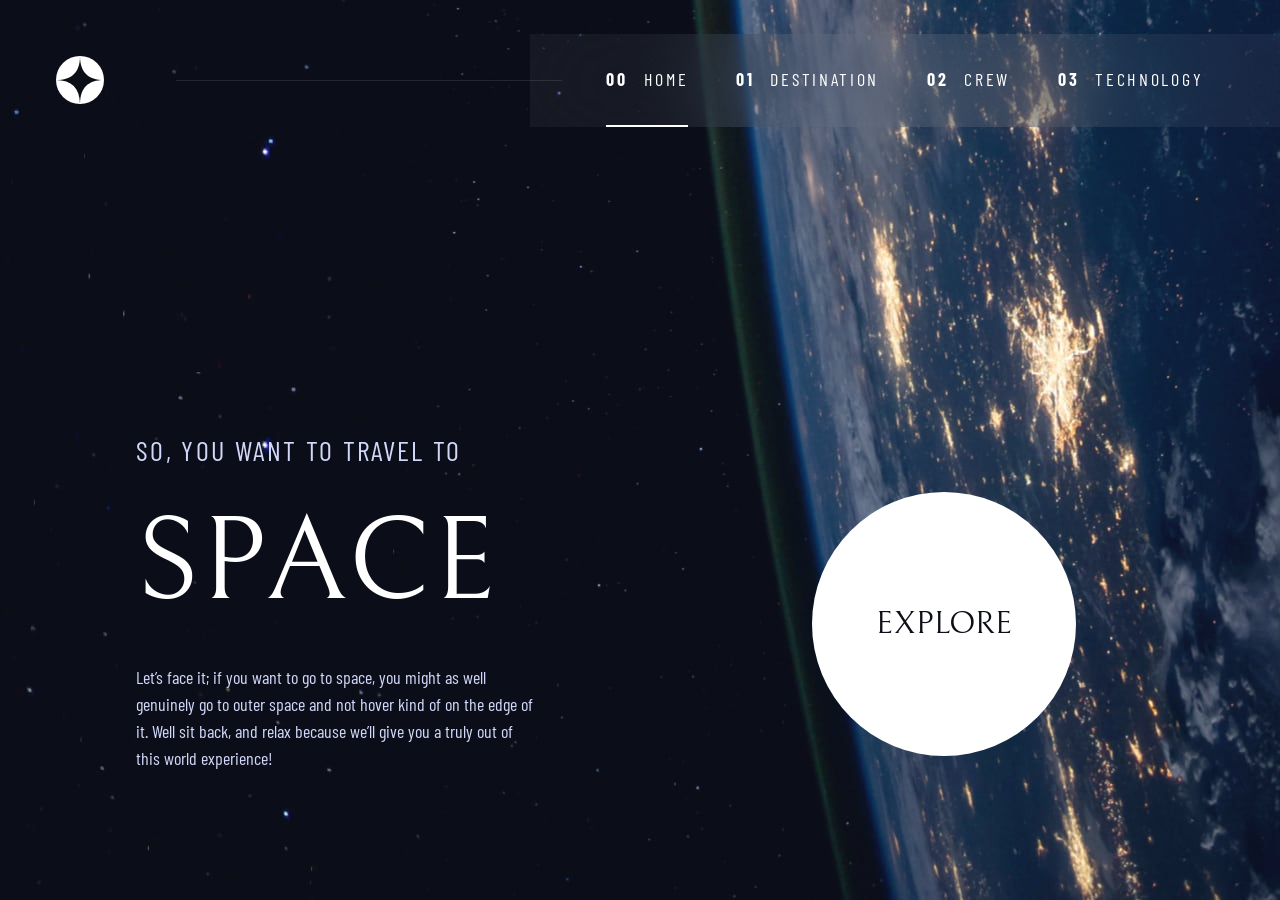
<file: index.html>
<!DOCTYPE html>
<html lang="en">
<head>
  <meta charset="UTF-8">
  <meta name="viewport" content="width=device-width, initial-scale=1.0">
  <link rel="preconnect" href="https://fonts.googleapis.com">
  <link rel="preconnect" href="https://fonts.gstatic.com" crossorigin>
  <link href="https://fonts.googleapis.com/css2?family=Barlow+Condensed:wght@400;700&family=Bellefair&family=Barlow:wght@400;700&display=swap"
      rel="stylesheet">
  <link rel="stylesheet" href="stylesheet.css">
  <link rel="icon" type="image/png" sizes="32x32" href="./assets/favicon-32x32.png">
  <title>Frontend Mentor | Space tourism website</title>
  <script src="script.js" defer></script>
</head>

<body class="background">
  <header class="flex">
    <div>
      <a href="index.html"><img src="./assets/shared/logo.svg" class="logo" alt="Logo"></img></a>
    </div>
    <button 
      class="hamburger"
      aria-expanded="false"
    >
      <img src="./assets/shared/icon-hamburger.svg">
    </button>
    
    <nav 
      class="menu flex flow hidden underline"
    >
      <button class="close"><img src="./assets/shared/icon-close.svg"><span class="sr-only">Menu</span></button>
      <a href="./index.html" aria-selected="true" class="ff-sans-cond uppercase text-white letter-spacing-2">
        <span aria-hidden="true">00</span> 
        Home
      </a>
      <a href="./destination.html" aria-selected="false" class="ff-sans-cond uppercase text-white letter-spacing-2">
        <span aria-hidden="true">01</span> 
        Destination
      </a>
      <a href="./crew.html"" aria-selected="false" class="ff-sans-cond uppercase text-white letter-spacing-2">
        <span aria-hidden="true">02</span> 
        Crew
      </a>
      <a href="./technology.html" aria-selected="false" class="ff-sans-cond uppercase text-white letter-spacing-2">
        <span aria-hidden="true">03</span> 
        Technology
      </a>
    </nav>
  </header>

  <main class="container-grid container-home">
    <div class="flow" style="--flow-space: 2em">
      <h1 class="text-accent uppercase fs-500 ff-sans-cond letter-spacing-3" style="font-weight: 400;">So, you want to travel to 
        <span class="text-white block fs-900 ff-serif" style="margin-top: 2rem;">Space</span>
      </h1>
      <p class="text-accent ff-sans-cond">
        Let’s face it; if you want to go to space, you might as well genuinely go to
        outer space and not hover kind of on the edge of it. Well sit back, and relax
        because we’ll give you a truly out of this world experience!
      </p>
    </div>

    <div>
        <a href="./destination.html" tabindex="0" class="large-button uppercase ff-serif text-dark bg-white">Explore</a>
    </div>
  </main>
</body>

</html>
</file>
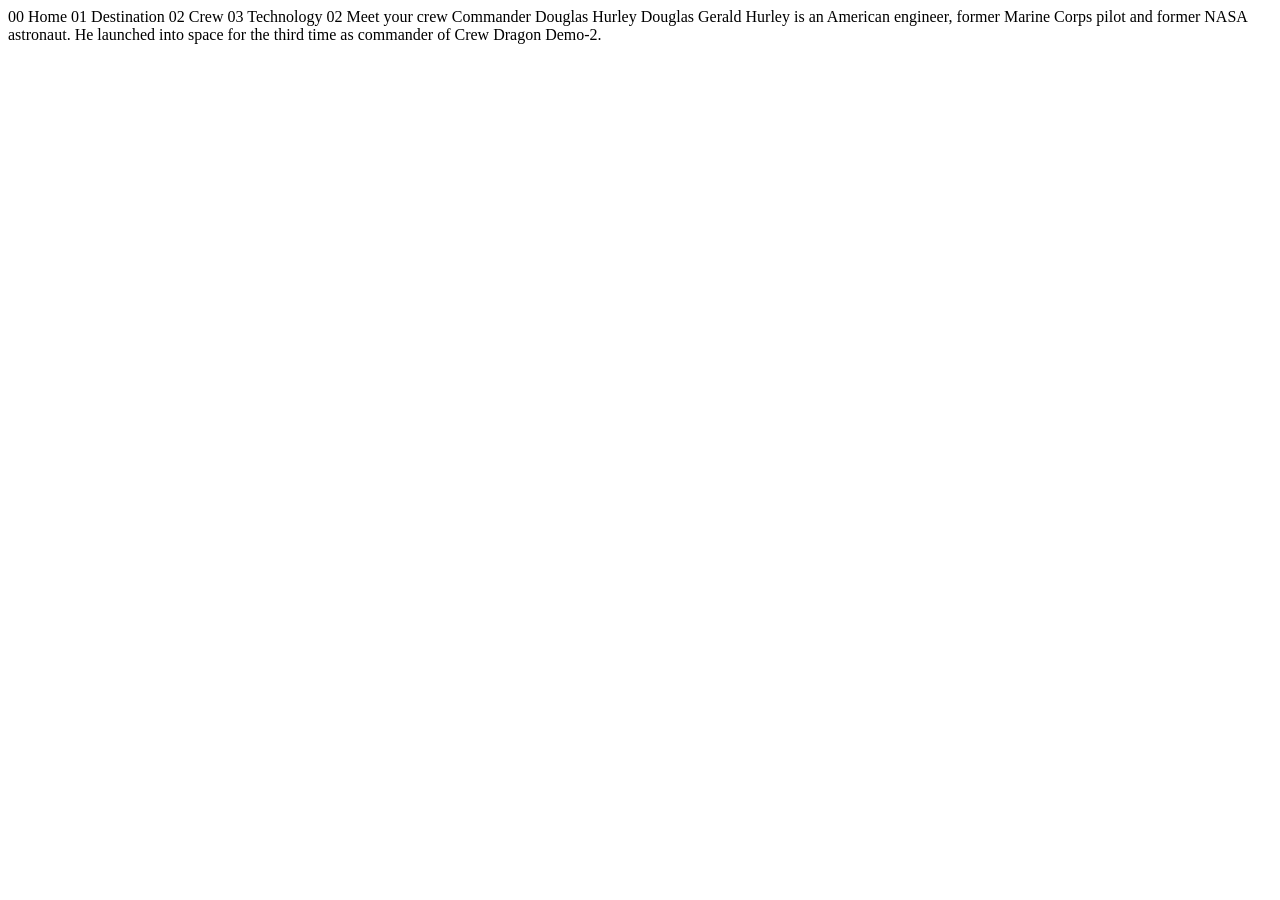
<file: crew-commander.html>
<!DOCTYPE html>
<html lang="en">
<head>
  <meta charset="UTF-8">
  <meta name="viewport" content="width=device-width, initial-scale=1.0">

  <link rel="icon" type="image/png" sizes="32x32" href="./assets/favicon-32x32.png">
  
  <title>Frontend Mentor | Space tourism website</title>
</head>
<body>

  00 Home
  01 Destination
  02 Crew
  03 Technology

  02 Meet your crew

  Commander
  Douglas Hurley

  Douglas Gerald Hurley is an American engineer, former Marine Corps pilot 
  and former NASA astronaut. He launched into space for the third time as 
  commander of Crew Dragon Demo-2.
</body>
</html>
</file>
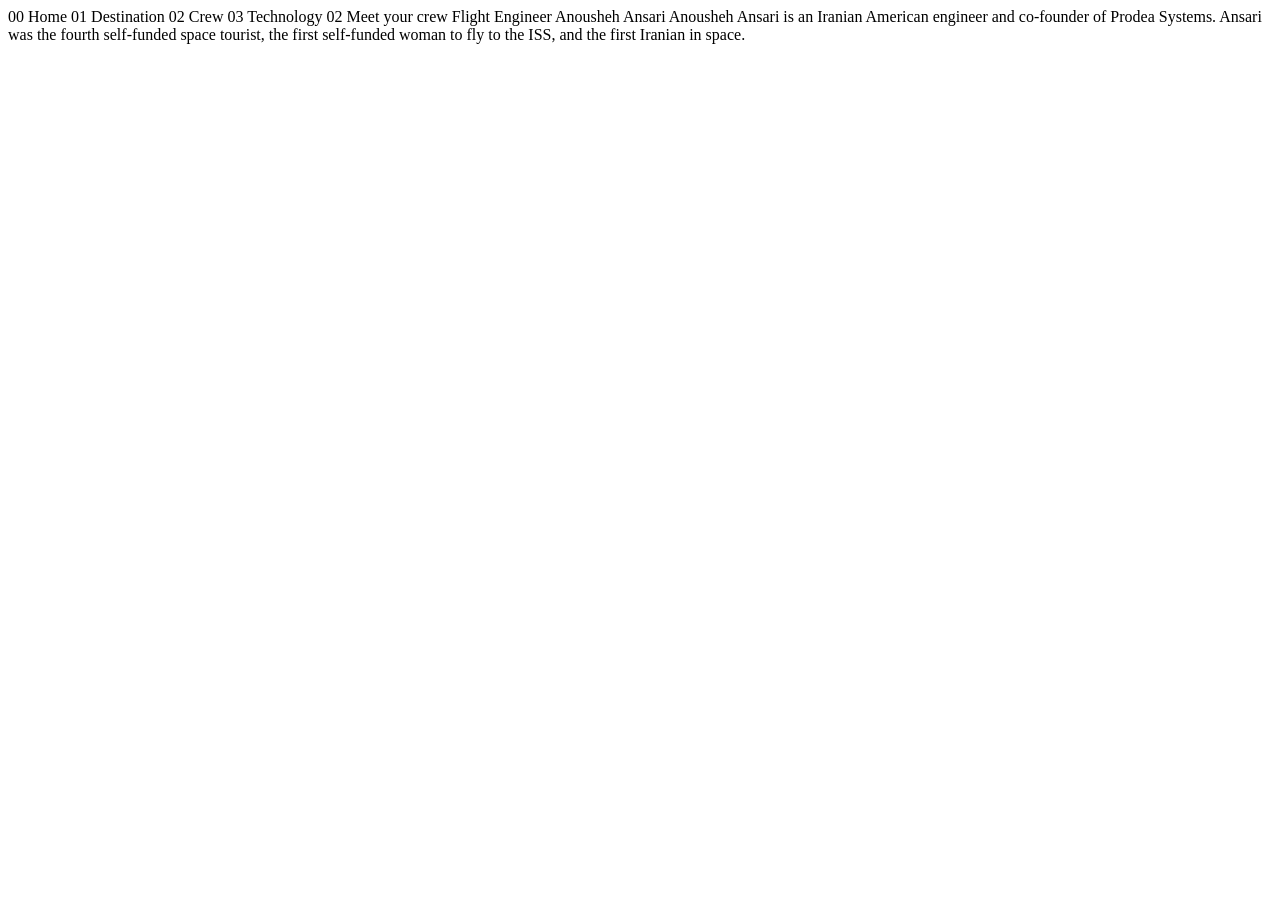
<file: crew-engineer.html>
<!DOCTYPE html>
<html lang="en">
<head>
  <meta charset="UTF-8">
  <meta name="viewport" content="width=device-width, initial-scale=1.0">

  <link rel="icon" type="image/png" sizes="32x32" href="./assets/favicon-32x32.png">
  
  <title>Frontend Mentor | Space tourism website</title>
</head>
<body>

  00 Home
  01 Destination
  02 Crew
  03 Technology

  02 Meet your crew

  Flight Engineer
  Anousheh Ansari

  Anousheh Ansari is an Iranian American engineer and co-founder of Prodea Systems. 
  Ansari was the fourth self-funded space tourist, the first self-funded woman to 
  fly to the ISS, and the first Iranian in space. 
</body>
</html>
</file>
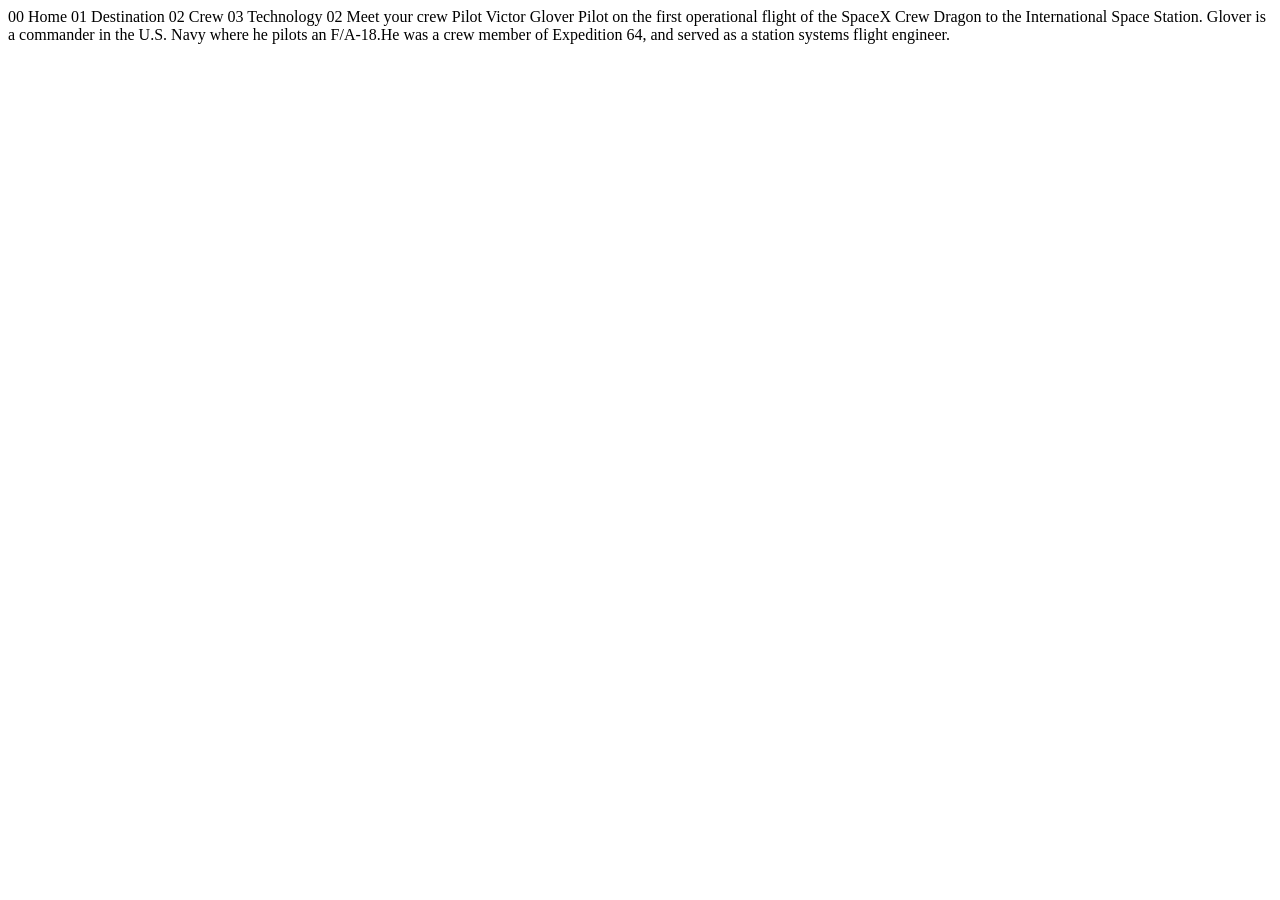
<file: crew-pilot.html>
<!DOCTYPE html>
<html lang="en">
<head>
  <meta charset="UTF-8">
  <meta name="viewport" content="width=device-width, initial-scale=1.0">

  <link rel="icon" type="image/png" sizes="32x32" href="./assets/favicon-32x32.png">
  
  <title>Frontend Mentor | Space tourism website</title>
</head>
<body>

  00 Home
  01 Destination
  02 Crew
  03 Technology

  02 Meet your crew

  Pilot
  Victor Glover

  Pilot on the first operational flight of the SpaceX Crew Dragon to the 
  International Space Station. Glover is a commander in the U.S. Navy where 
  he pilots an F/A-18.He was a crew member of Expedition 64, and served as a 
  station systems flight engineer. 
</body>
</html>
</file>
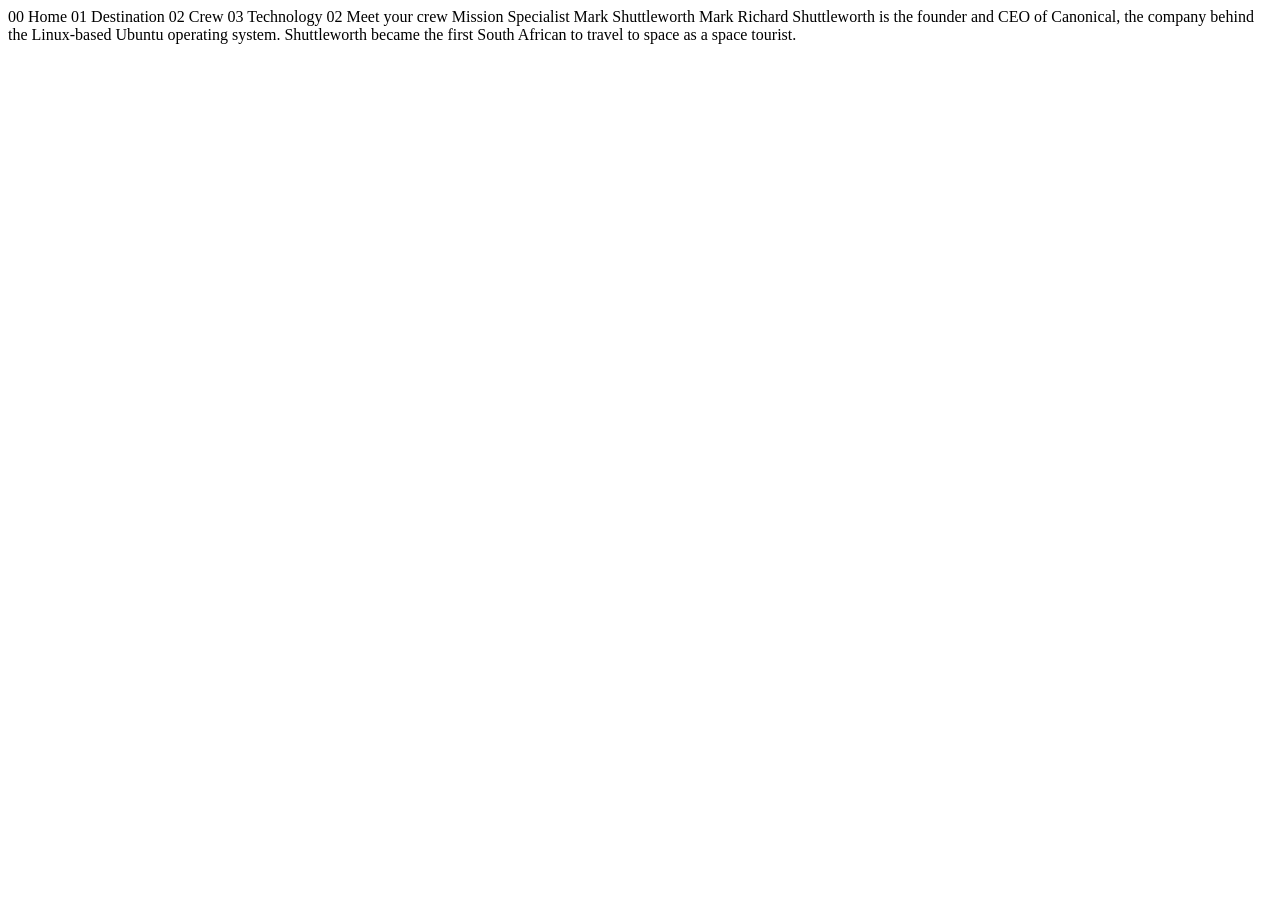
<file: crew-specialist.html>
<!DOCTYPE html>
<html lang="en">
<head>
  <meta charset="UTF-8">
  <meta name="viewport" content="width=device-width, initial-scale=1.0">

  <link rel="icon" type="image/png" sizes="32x32" href="./assets/favicon-32x32.png">
  
  <title>Frontend Mentor | Space tourism website</title>
</head>
<body>

  00 Home
  01 Destination
  02 Crew
  03 Technology

  02 Meet your crew

  Mission Specialist
  Mark Shuttleworth

  Mark Richard Shuttleworth is the founder and CEO of Canonical, the company behind 
  the Linux-based Ubuntu operating system. Shuttleworth became the first South 
  African to travel to space as a space tourist.
</body>
</html>
</file>
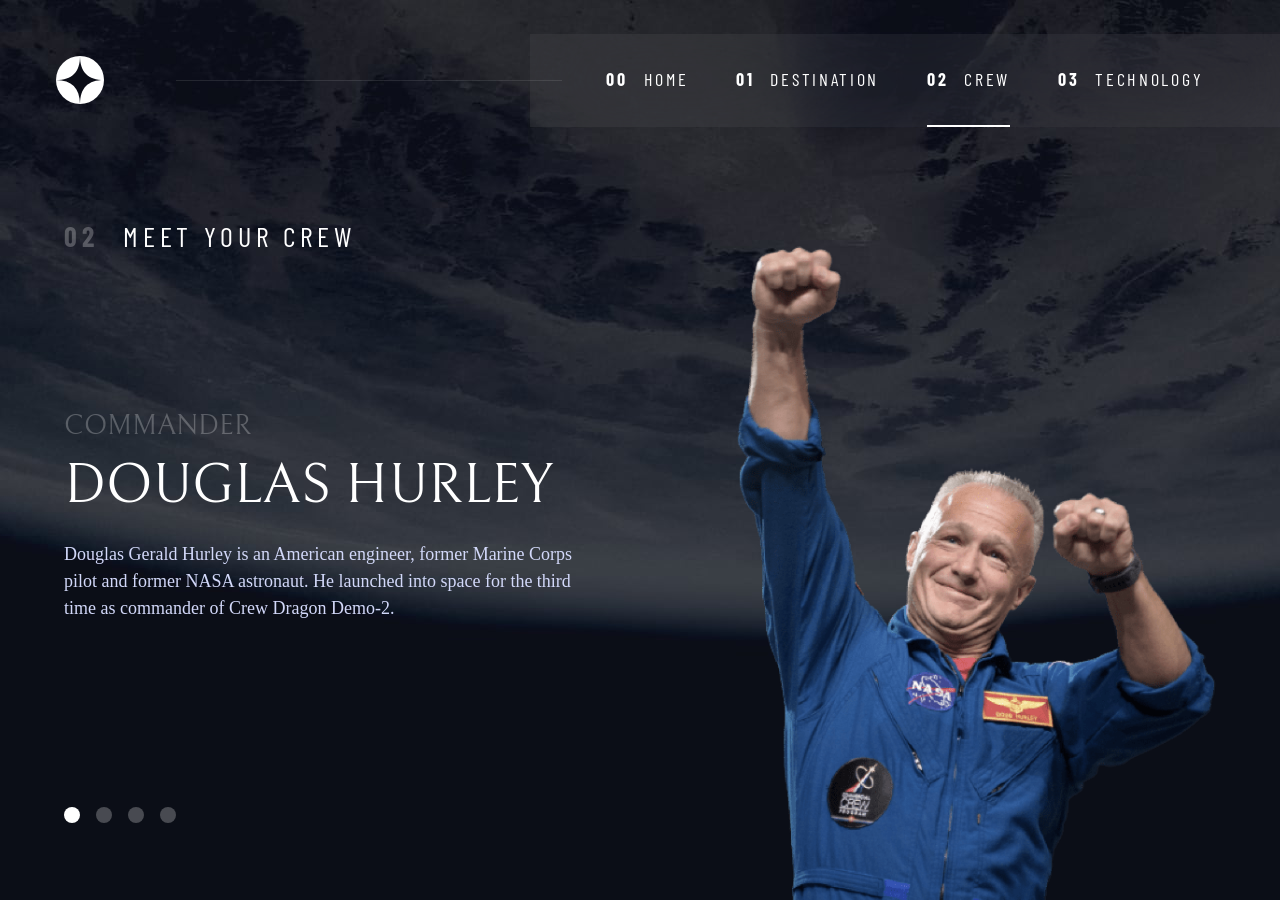
<file: crew.html>
<!DOCTYPE html>
<html lang="en">

<head>
    <meta charset="UTF-8">
    <meta name="viewport" content="width=device-width, initial-scale=1.0">
    <link rel="preconnect" href="https://fonts.googleapis.com">
    <link rel="preconnect" href="https://fonts.gstatic.com" crossorigin>
    <link
        href="https://fonts.googleapis.com/css2?family=Barlow+Condensed:wght@400;700&family=Bellefair&family=Barlow:wght@400;700&display=swap"
        rel="stylesheet">
    <link rel="stylesheet" href="stylesheet.css">
    <link rel="icon" type="image/png" sizes="32x32" href="./assets/favicon-32x32.png">
    <title>Frontend Mentor | Space tourism website</title>
    <script src="script.js" defer></script>
</head>

<body class="background-crew">
    <header class="flex">
        <div>
            <a href="index.html"><img src="./assets/shared/logo.svg" class="logo" alt="Logo"></img></a>
        </div>
        <button class="hamburger" aria-expanded="false">
            <img src="./assets/shared/icon-hamburger.svg">
        </button>

        <nav class="menu flex flow hidden underline">
            <button class="close"><img src="./assets/shared/icon-close.svg"><span class="sr-only">Menu</span></button>
            <a href="./index.html" aria-selected="false" class="ff-sans-cond uppercase text-white letter-spacing-2">
                <span aria-hidden="true">00</span>
                Home
            </a>
            <a href="./destination.html" aria-selected="false"
                class="ff-sans-cond uppercase text-white letter-spacing-2">
                <span aria-hidden="true">01</span>
                Destination
            </a>
            <a href="./crew.html"" aria-selected="true" class="ff-sans-cond uppercase text-white letter-spacing-2">
                <span aria-hidden="true">02</span>
                Crew
            </a>
            <a href="#" aria-selected="false" class="ff-sans-cond uppercase text-white letter-spacing-2">
                <span aria-hidden="true">03</span>
                Technology
            </a>
        </nav>
    </header>



    <main class="container-grid grid-crew">
        <h1 class="numbered-title text-white" style="font-weight: 400;"><span aria-hidden="true">02</span> Meet your Crew</h1>

        <img id="crewImage">

        <div class="tab-crew flex">
            <button aria-selected="true" value="0"></button>
            <button aria-selected="false" value="1"></button>
            <button aria-selected="false" value="2"></button>
            <button aria-selected="false"  value="3"></button>
        </div>

        <article class="crewDescription">
            <p id="crewRole" class="uppercase text-white fs-500 ff-serif "></p>
            <h2 id="crewName" class="uppercase text-white ff-serif fs-700"></h2>
            <p id="crewBio" class="text-accent"></p>
        </article>
    </main>
</body>

</html>
</file>
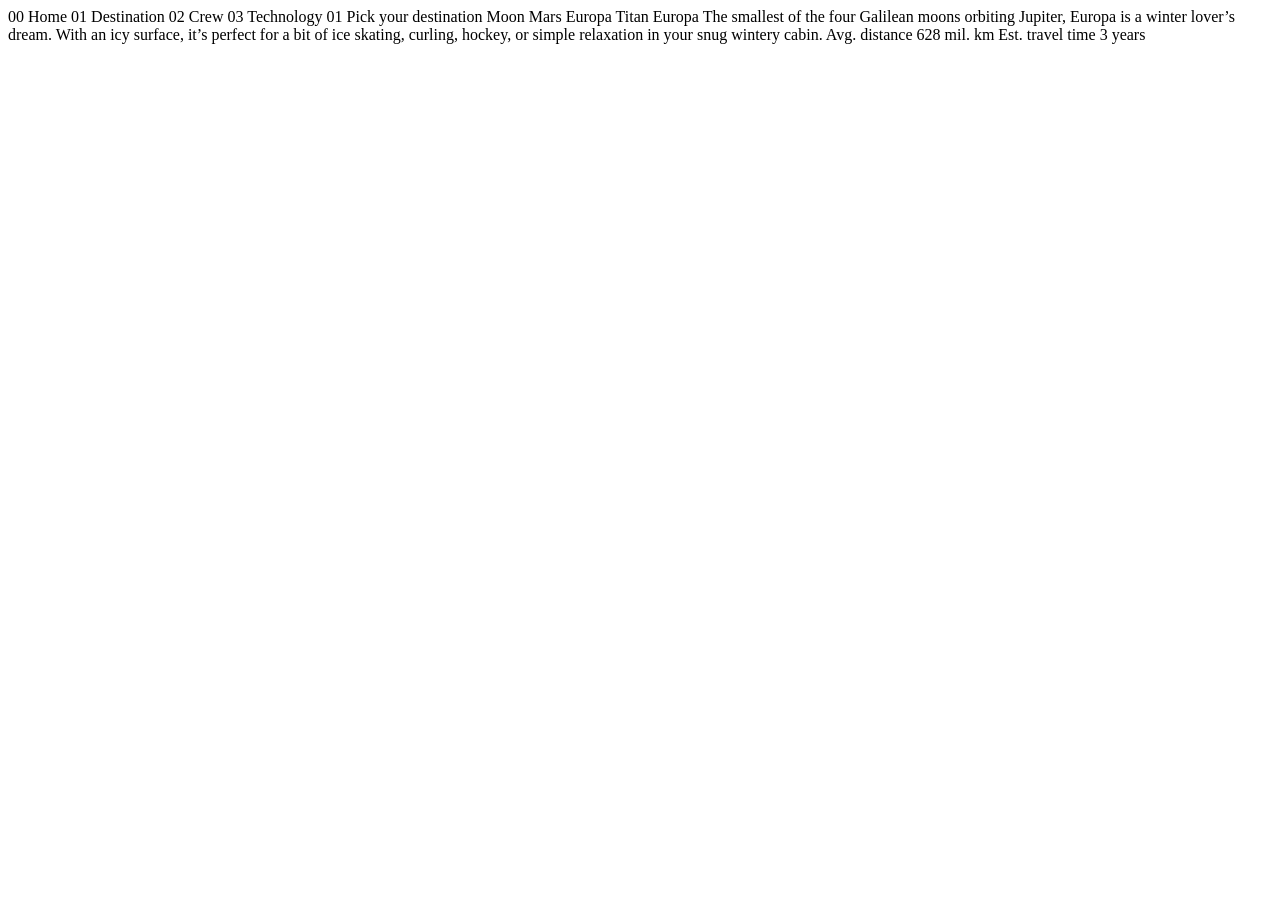
<file: destination-europa.html>
<!DOCTYPE html>
<html lang="en">
<head>
  <meta charset="UTF-8">
  <meta name="viewport" content="width=device-width, initial-scale=1.0">

  <link rel="icon" type="image/png" sizes="32x32" href="./assets/favicon-32x32.png">
  
  <title>Frontend Mentor | Space tourism website</title>
</head>
<body>

  00 Home
  01 Destination
  02 Crew
  03 Technology

  01 Pick your destination

  Moon
  Mars
  Europa
  Titan

  Europa

  The smallest of the four Galilean moons orbiting Jupiter, Europa is a 
  winter lover’s dream. With an icy surface, it’s perfect for a bit of 
  ice skating, curling, hockey, or simple relaxation in your snug 
  wintery cabin.

  Avg. distance
  628 mil. km

  Est. travel time
  3 years
</body>
</html>
</file>
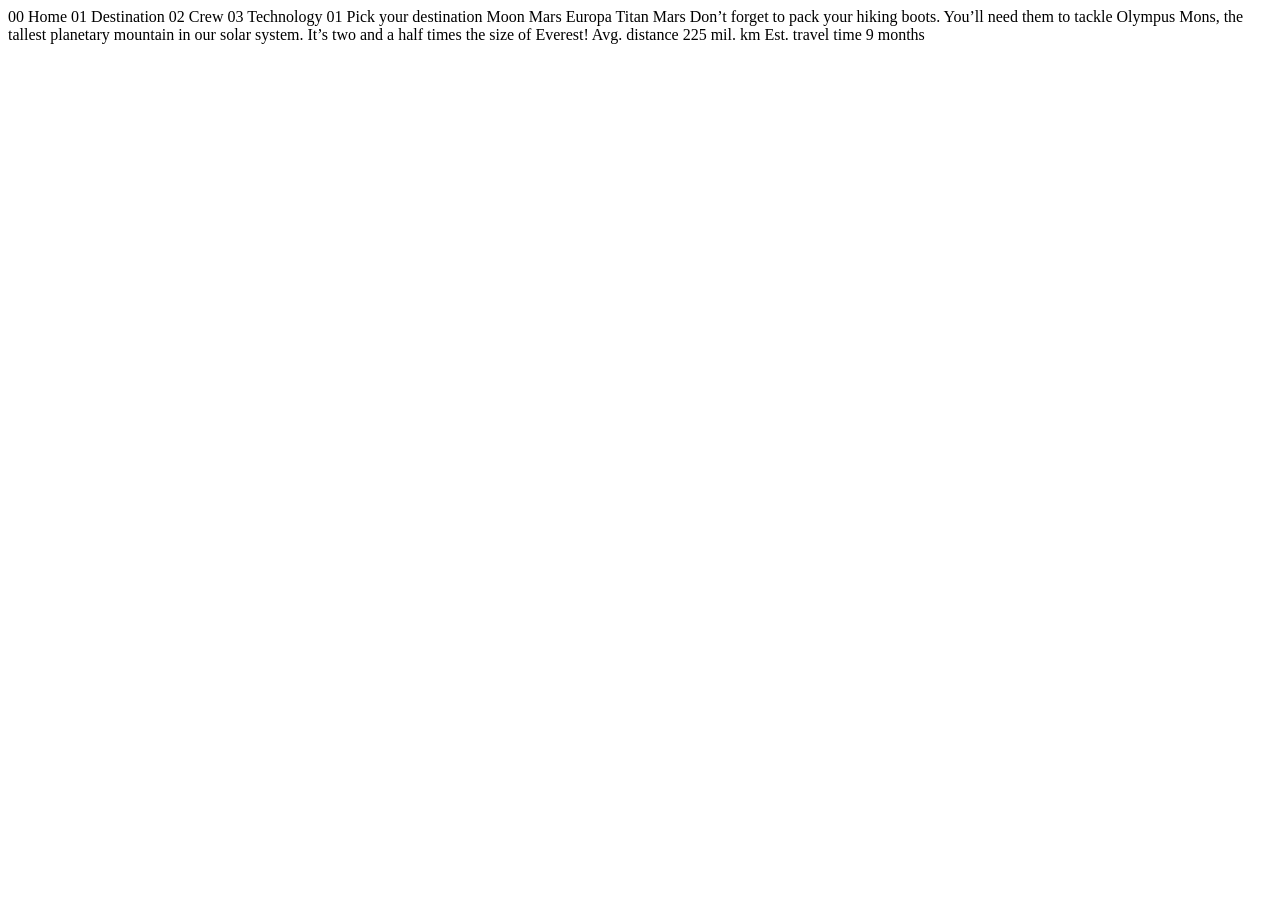
<file: destination-mars.html>
<!DOCTYPE html>
<html lang="en">
<head>
  <meta charset="UTF-8">
  <meta name="viewport" content="width=device-width, initial-scale=1.0">

  <link rel="icon" type="image/png" sizes="32x32" href="./assets/favicon-32x32.png">
  
  <title>Frontend Mentor | Space tourism website</title>
</head>
<body>

  00 Home
  01 Destination
  02 Crew
  03 Technology

  01 Pick your destination

  Moon
  Mars
  Europa
  Titan

  Mars

  Don’t forget to pack your hiking boots. You’ll need them to tackle Olympus Mons, 
  the tallest planetary mountain in our solar system. It’s two and a half times 
  the size of Everest!

  Avg. distance
  225 mil. km

  Est. travel time
  9 months
</body>
</html>
</file>
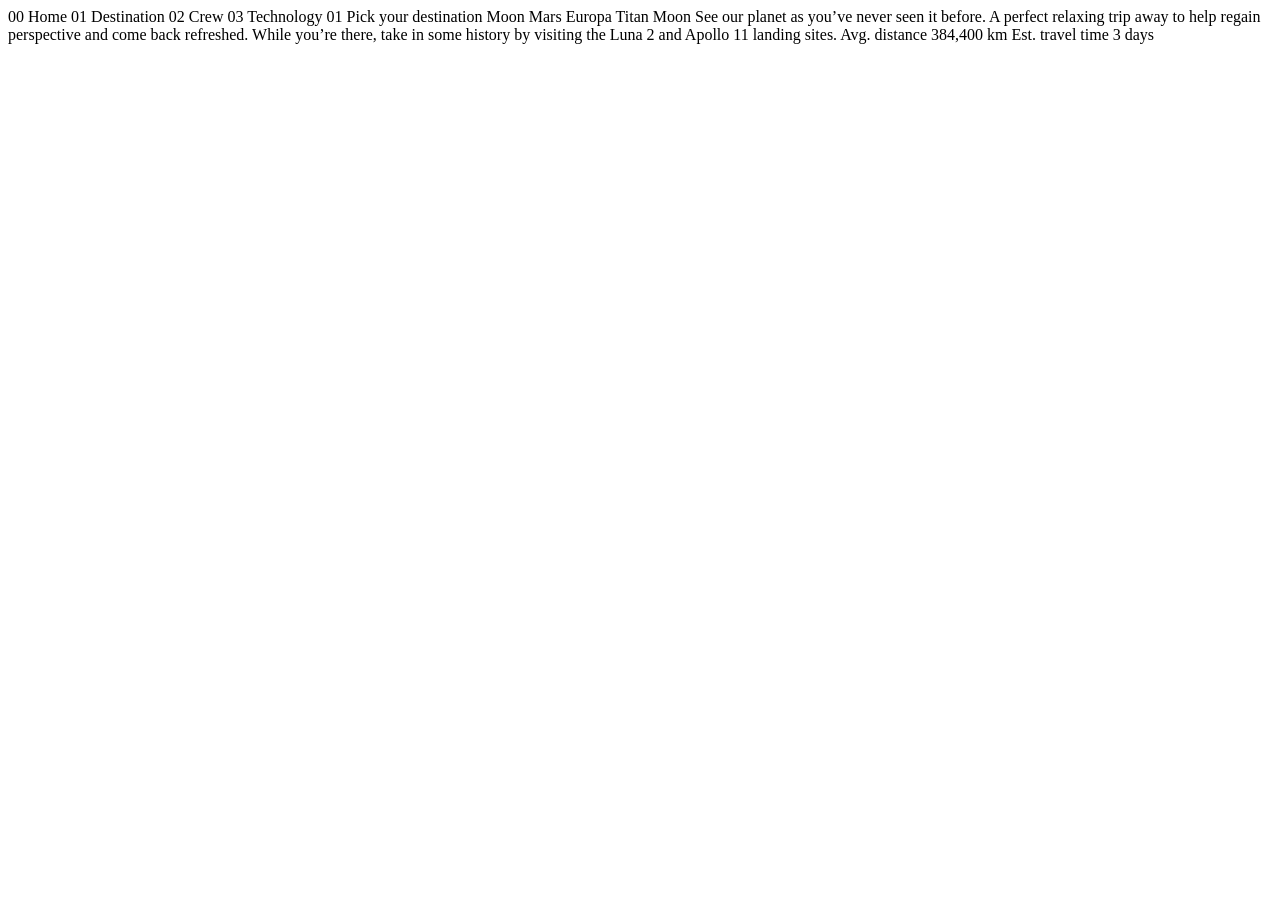
<file: destination-moon.html>
<!DOCTYPE html>
<html lang="en">
<head>
  <meta charset="UTF-8">
  <meta name="viewport" content="width=device-width, initial-scale=1.0">

  <link rel="icon" type="image/png" sizes="32x32" href="./assets/favicon-32x32.png">
  
  <title>Frontend Mentor | Space tourism website</title>
</head>
<body>

  00 Home
  01 Destination
  02 Crew
  03 Technology

  01 Pick your destination

  Moon
  Mars
  Europa
  Titan

  Moon

  See our planet as you’ve never seen it before. A perfect relaxing trip away to help 
  regain perspective and come back refreshed. While you’re there, take in some history 
  by visiting the Luna 2 and Apollo 11 landing sites.

  Avg. distance
  384,400 km

  Est. travel time
  3 days
</body>
</html>
</file>
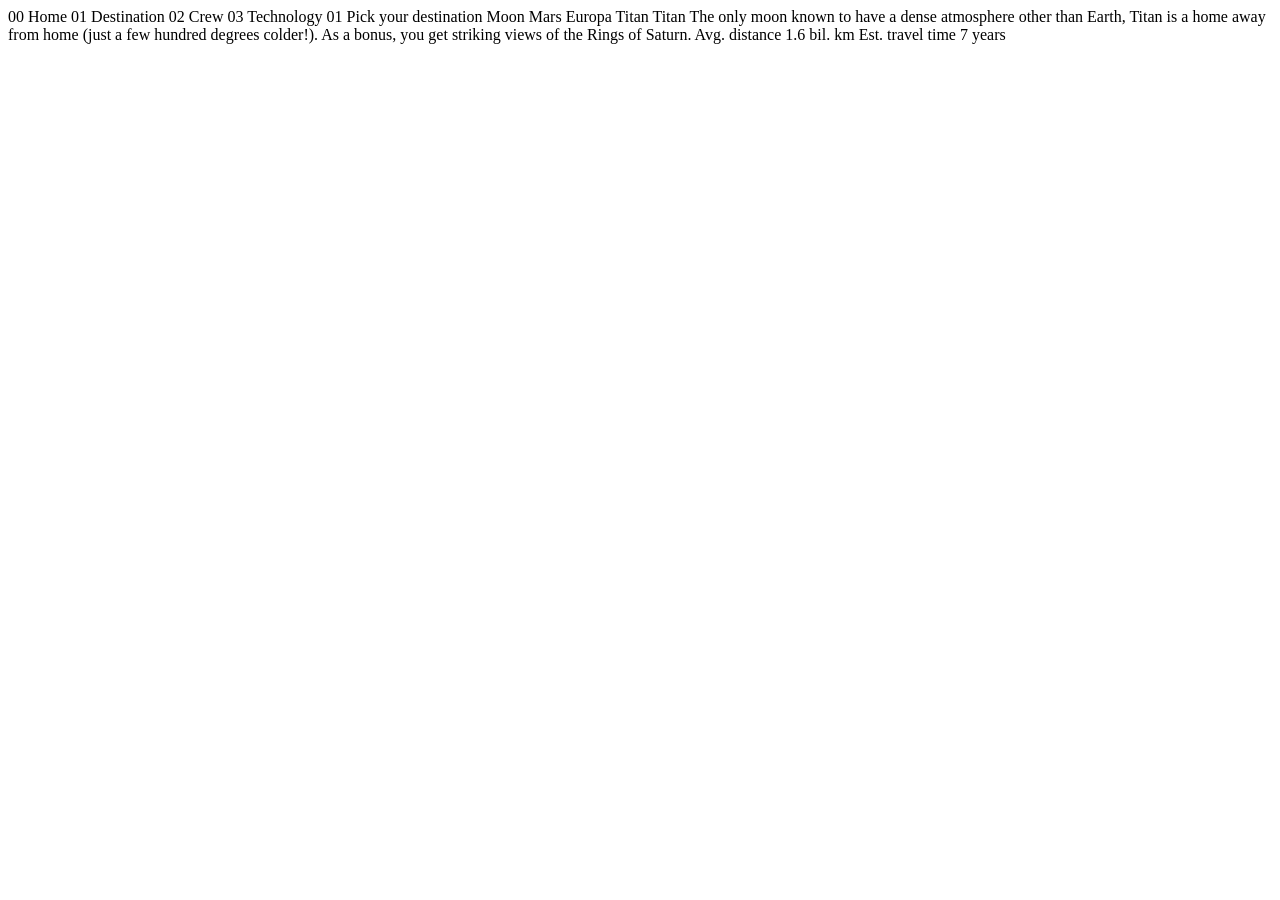
<file: destination-titan.html>
<!DOCTYPE html>
<html lang="en">
<head>
  <meta charset="UTF-8">
  <meta name="viewport" content="width=device-width, initial-scale=1.0">

  <link rel="icon" type="image/png" sizes="32x32" href="./assets/favicon-32x32.png">
  
  <title>Frontend Mentor | Space tourism website</title>
</head>
<body>

  00 Home
  01 Destination
  02 Crew
  03 Technology

  01 Pick your destination

  Moon
  Mars
  Europa
  Titan

  Titan

  The only moon known to have a dense atmosphere other than Earth, Titan 
  is a home away from home (just a few hundred degrees colder!). As a 
  bonus, you get striking views of the Rings of Saturn.

  Avg. distance
  1.6 bil. km

  Est. travel time
  7 years
</body>
</html>
</file>
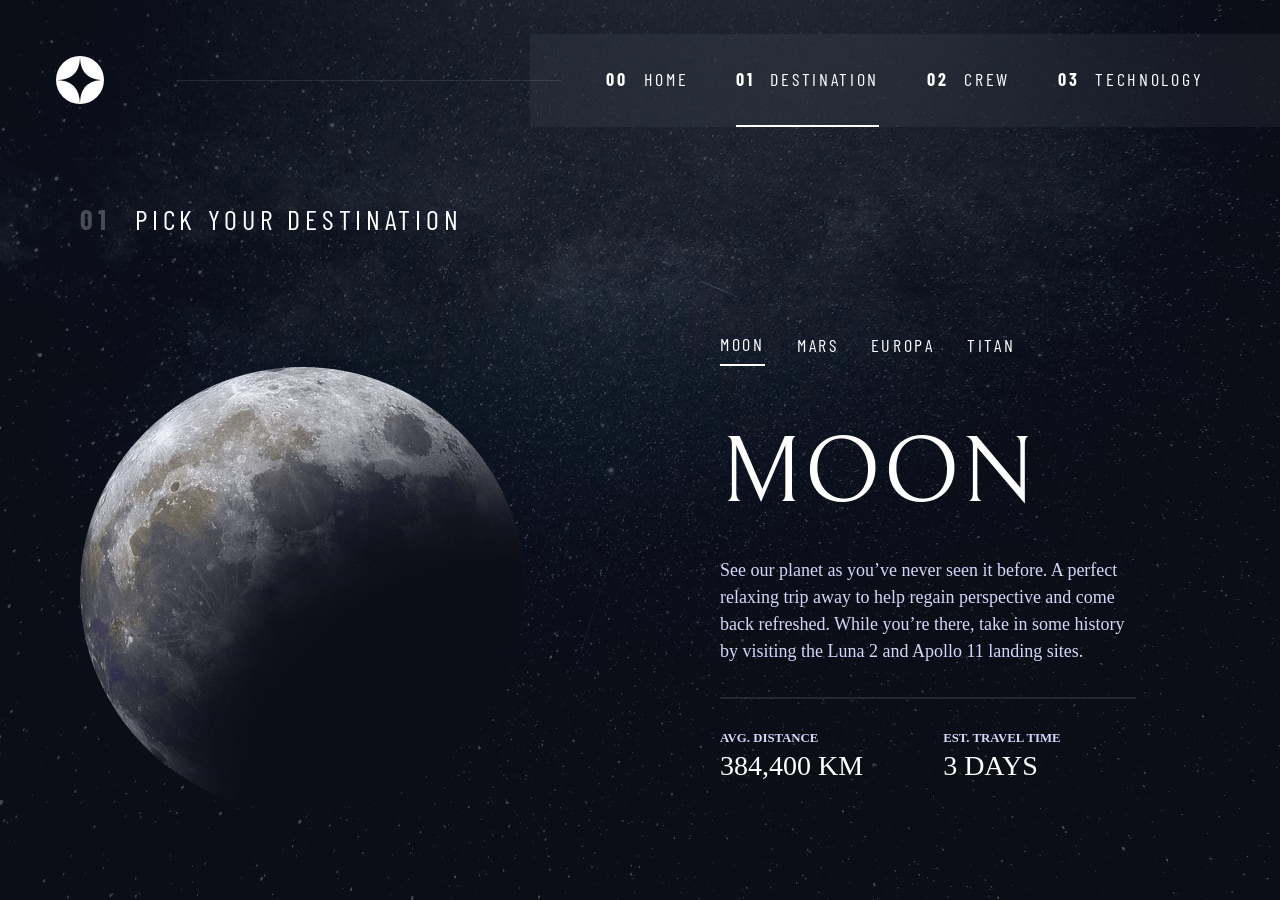
<file: destination.html>
<!DOCTYPE html>
<html lang="en">

<head>
    <meta charset="UTF-8">
    <meta name="viewport" content="width=device-width, initial-scale=1.0">
    <link rel="preconnect" href="https://fonts.googleapis.com">
    <link rel="preconnect" href="https://fonts.gstatic.com" crossorigin>
    <link
        href="https://fonts.googleapis.com/css2?family=Barlow+Condensed:wght@400;700&family=Bellefair&family=Barlow:wght@400;700&display=swap"
        rel="stylesheet">
    <link rel="stylesheet" href="stylesheet.css">
    <link rel="icon" type="image/png" sizes="32x32" href="./assets/favicon-32x32.png">
    <title>Frontend Mentor | Space tourism website</title>
    <script src="script.js" defer></script>
</head>

<body class="background-des">
    <header class="flex">
        <div>
            <a href="index.html"><img src="./assets/shared/logo.svg" class="logo" alt="Logo"></img></a>
        </div>
        <button class="hamburger" aria-expanded="false">
            <img src="./assets/shared/icon-hamburger.svg">
        </button>

        <nav class="menu flex flow hidden underline">
            <button class="close"><img src="./assets/shared/icon-close.svg"><span class="sr-only">Menu</span></button>
            <a href="./index.html" aria-selected="false" class="ff-sans-cond uppercase text-white letter-spacing-2">
                <span aria-hidden="true">00</span>
                Home
            </a>
            <a href="./destination.html" aria-selected="true"
                class="ff-sans-cond uppercase text-white letter-spacing-2">
                <span aria-hidden="true">01</span>
                Destination
            </a>
            <a href="./crew.html" aria-selected="false" class="ff-sans-cond uppercase text-white letter-spacing-2">
                <span aria-hidden="true">02</span>
                Crew
            </a>
            <a href="./technology.html" aria-selected="false" class="ff-sans-cond uppercase text-white letter-spacing-2">
                <span aria-hidden="true">03</span>
                Technology
            </a>
        </nav>
    </header>



    <main class="container-grid grid-destinations flow">

        <h1 class="numbered-title text-white" style="font-weight: 400;"><span aria-hidden="true">01</span> Pick your destination</h1>

        <img id="planetImage">

        <div class="tab flex underline">
            <button aria-selected="true" class="ff-sans-cond uppercase letter-spacing-2 fs-500 text-white" value="0">Moon</button>
            <button aria-selected="false" class="ff-sans-cond uppercase letter-spacing-2 fs-500 text-white" value="1">Mars</button>
            <button aria-selected="false" class="ff-sans-cond uppercase letter-spacing-2 fs-500 text-white" value="2">Europa</button>
            <button aria-selected="false" class="ff-sans-cond uppercase letter-spacing-2 fs-500 text-white" value="3">Titan</button>
        </div>

        <article class="flow" style="--flow-space: 2rem">
            <h2 id="planetName" class="fs-800 text-white uppercase ff-serif letter-spacing-3" style="font-weight: 400"></h2>
            <p id="planetDescription" class="text-accent"></p>
            <div class="destination-statistics flex">
                <div>
                    <h3 class="uppercase text-accent fs-200">Avg. Distance</h3>
                    <p id="planetDistance" class="text-white fs-500 uppercase"></p>
                </div>
                <div>
                    <h3 class="uppercase text-accent fs-200">Est. Travel Time</h3>
                    <p id="planetTravel" class="text-white fs-500 uppercase"></p>
                </div>
            </div>
        </article>
    </main>
</body>

</html>
</file>
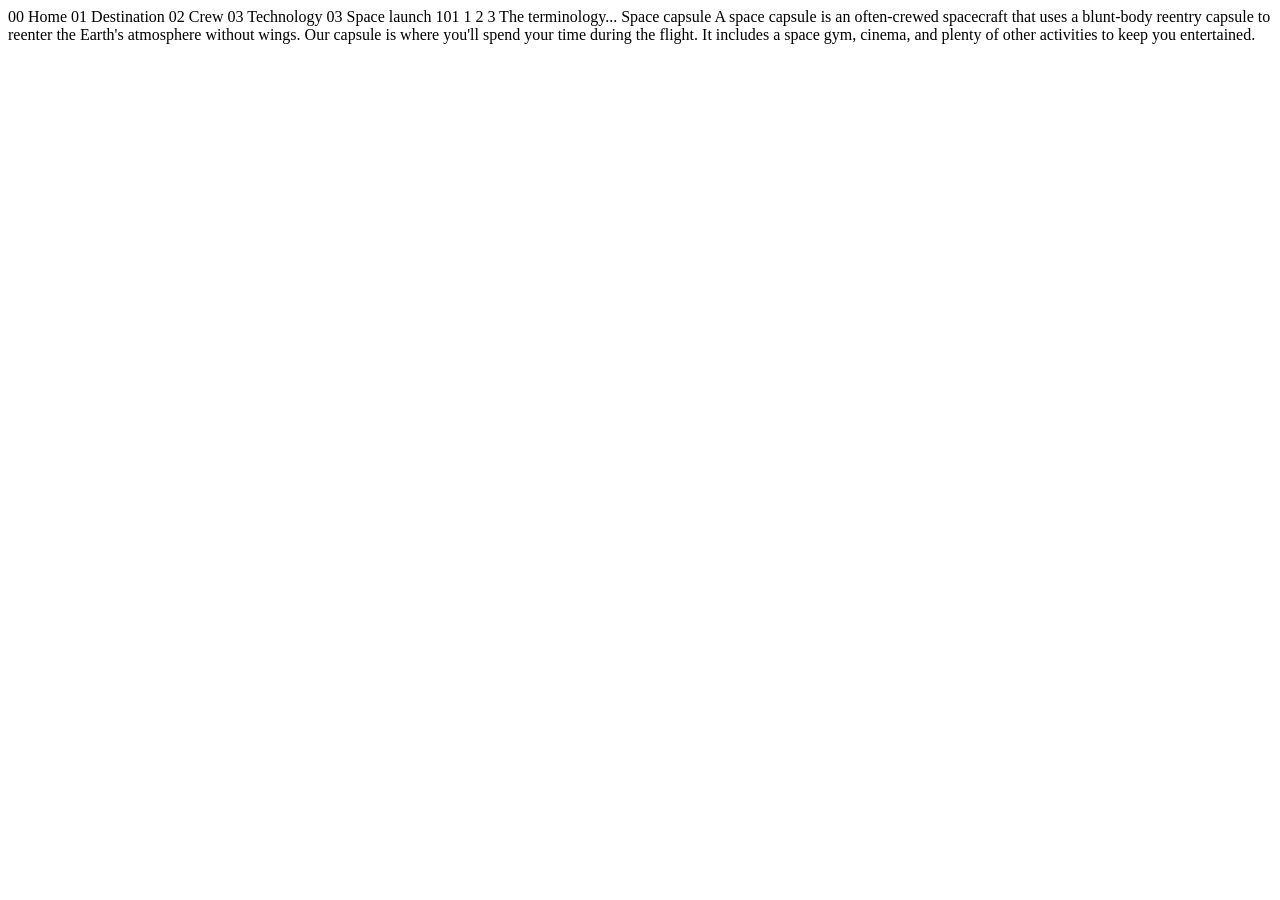
<file: technology-capsule.html>
<!DOCTYPE html>
<html lang="en">
<head>
  <meta charset="UTF-8">
  <meta name="viewport" content="width=device-width, initial-scale=1.0">

  <link rel="icon" type="image/png" sizes="32x32" href="./assets/favicon-32x32.png">
  
  <title>Frontend Mentor | Space tourism website</title>
</head>
<body>

  00 Home
  01 Destination
  02 Crew
  03 Technology

  03 Space launch 101

  1
  2
  3

  The terminology...
  Space capsule

  A space capsule is an often-crewed spacecraft that uses a blunt-body reentry 
  capsule to reenter the Earth's atmosphere without wings. Our capsule is where 
  you'll spend your time during the flight. It includes a space gym, cinema, 
  and plenty of other activities to keep you entertained.
</body>
</html>
</file>
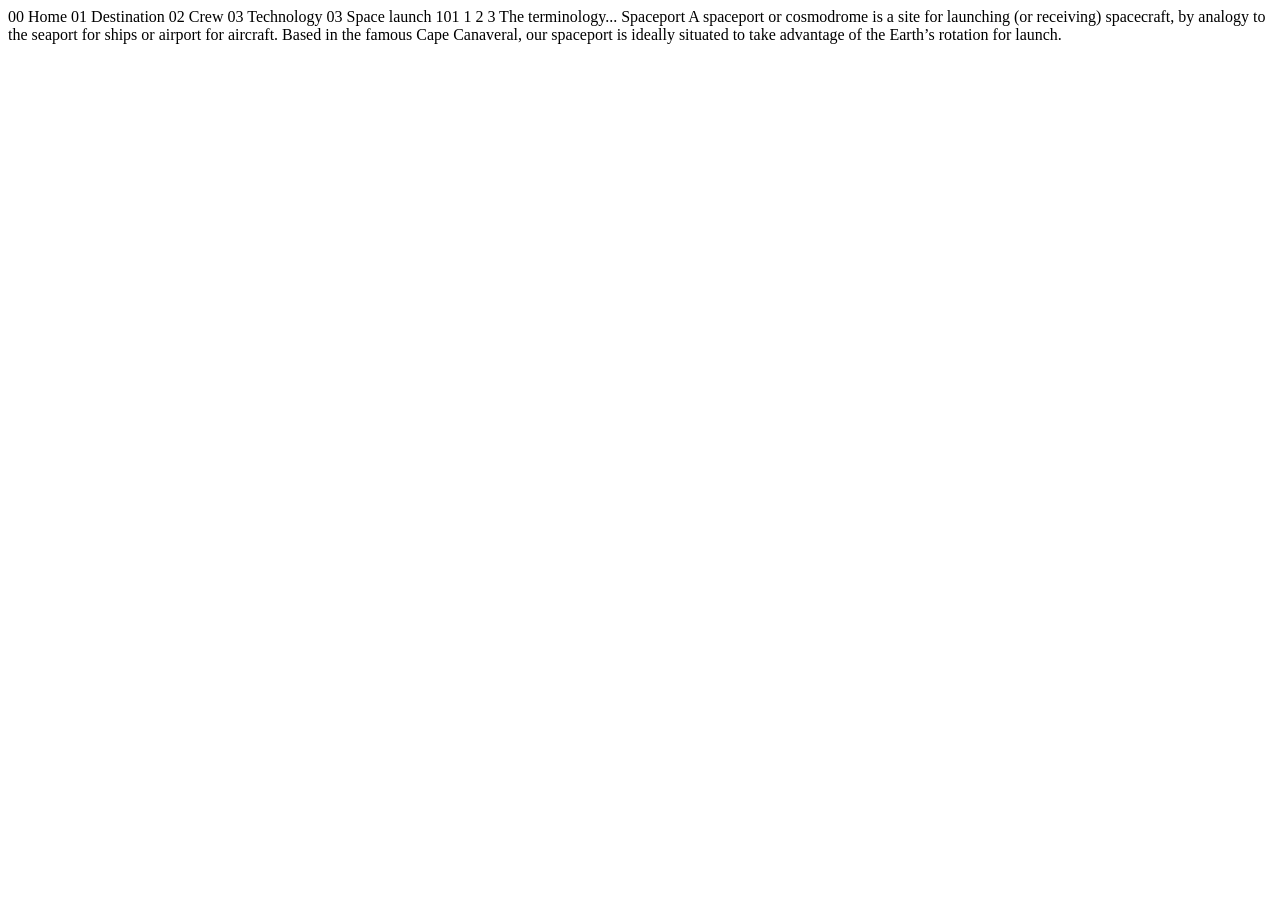
<file: technology-spaceport.html>
<!DOCTYPE html>
<html lang="en">
<head>
  <meta charset="UTF-8">
  <meta name="viewport" content="width=device-width, initial-scale=1.0">

  <link rel="icon" type="image/png" sizes="32x32" href="./assets/favicon-32x32.png">
  
  <title>Frontend Mentor | Space tourism website</title>
</head>
<body>

  00 Home
  01 Destination
  02 Crew
  03 Technology

  03 Space launch 101

  1
  2
  3

  The terminology...
  Spaceport

  A spaceport or cosmodrome is a site for launching (or receiving) spacecraft, 
  by analogy to the seaport for ships or airport for aircraft. Based in the 
  famous Cape Canaveral, our spaceport is ideally situated to take advantage 
  of the Earth’s rotation for launch.
</body>
</html>
</file>
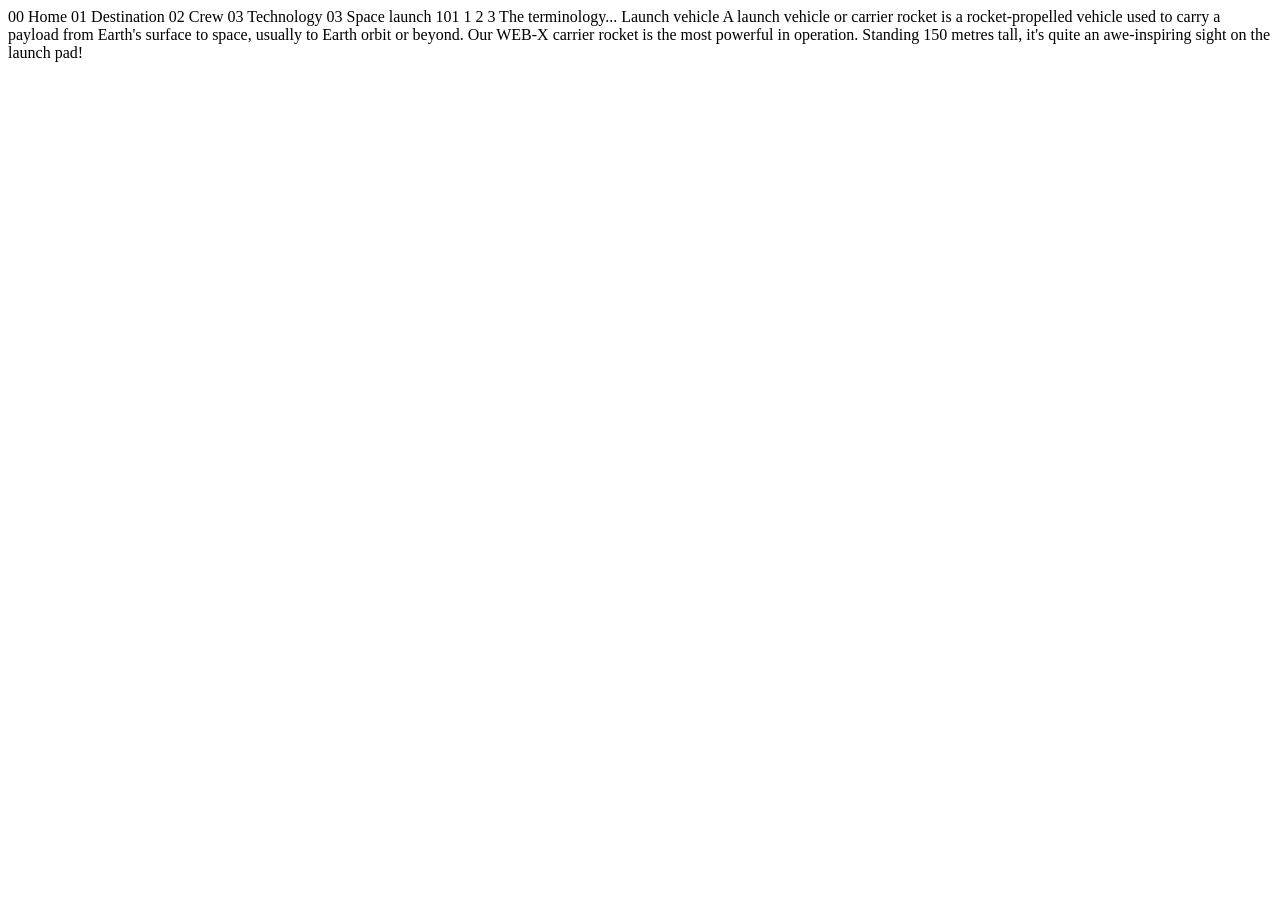
<file: technology-vehicle.html>
<!DOCTYPE html>
<html lang="en">
<head>
  <meta charset="UTF-8">
  <meta name="viewport" content="width=device-width, initial-scale=1.0">

  <link rel="icon" type="image/png" sizes="32x32" href="./assets/favicon-32x32.png">
  
  <title>Frontend Mentor | Space tourism website</title>
</head>
<body>

  00 Home
  01 Destination
  02 Crew
  03 Technology

  03 Space launch 101

  1
  2
  3

  The terminology...
  Launch vehicle

  A launch vehicle or carrier rocket is a rocket-propelled vehicle used to carry a 
  payload from Earth's surface to space, usually to Earth orbit or beyond. Our 
  WEB-X carrier rocket is the most powerful in operation. Standing 150 metres tall, 
  it's quite an awe-inspiring sight on the launch pad!
</body>
</html>
</file>
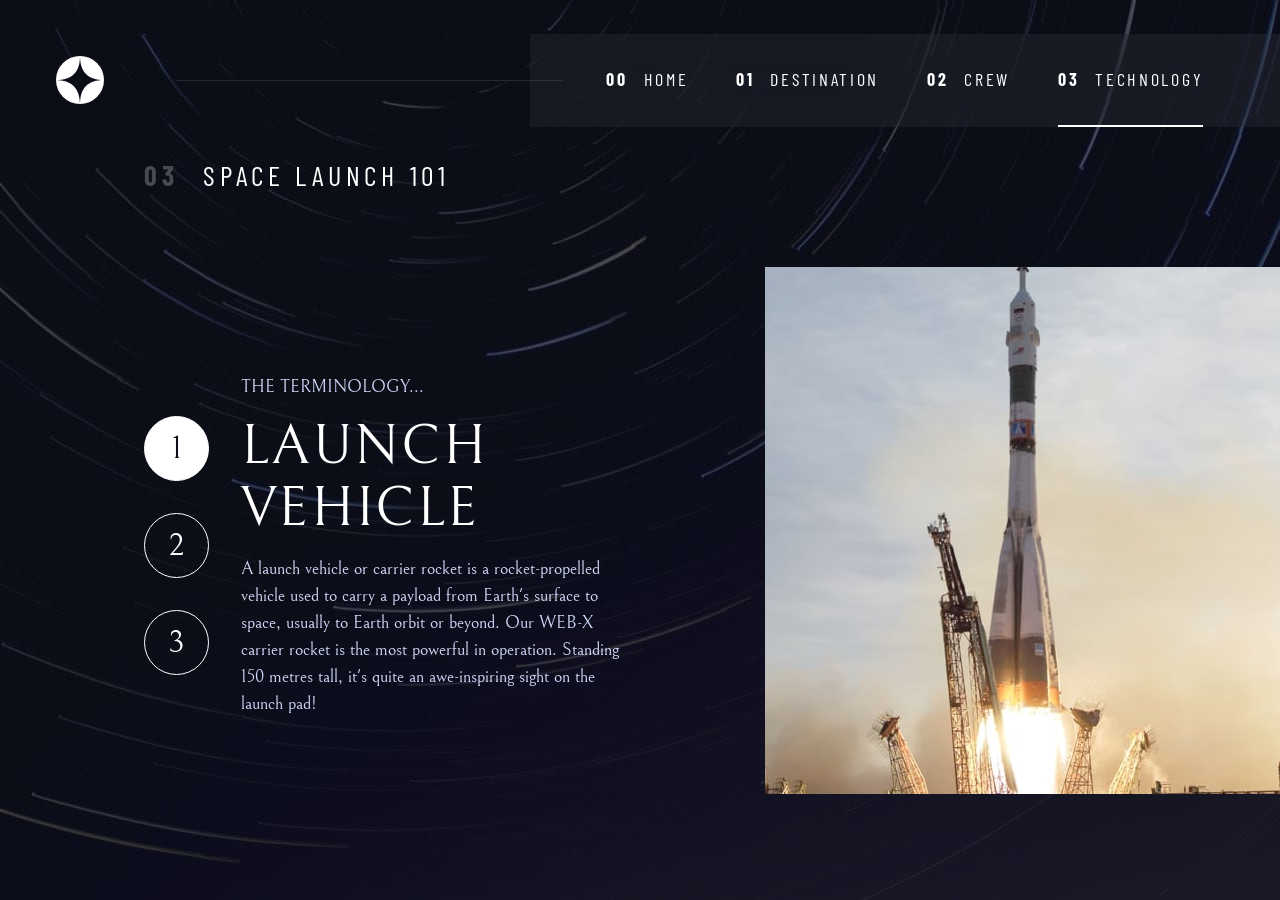
<file: technology.html>
<!DOCTYPE html>
<html lang="en">

<head>
    <meta charset="UTF-8">
    <meta name="viewport" content="width=device-width, initial-scale=1.0">
    <link rel="preconnect" href="https://fonts.googleapis.com">
    <link rel="preconnect" href="https://fonts.gstatic.com" crossorigin>
    <link
        href="https://fonts.googleapis.com/css2?family=Barlow+Condensed:wght@400;700&family=Bellefair&family=Barlow:wght@400;700&display=swap"
        rel="stylesheet">
    <link rel="stylesheet" href="stylesheet.css">
    <link rel="icon" type="image/png" sizes="32x32" href="./assets/favicon-32x32.png">
    <title>Frontend Mentor | Space tourism website</title>
    <script src="script.js" defer></script>
</head>

<body class="background-tech">
    <header class="flex">
        <div>
            <a href="index.html"><img src="./assets/shared/logo.svg" class="logo" alt="Logo"></img></a>
        </div>
        <button class="hamburger" aria-expanded="false">
            <img src="./assets/shared/icon-hamburger.svg">
        </button>

        <nav class="menu flex flow hidden underline">
            <button class="close"><img src="./assets/shared/icon-close.svg"><span class="sr-only">Menu</span></button>
            <a href="./index.html" aria-selected="false" class="ff-sans-cond uppercase text-white letter-spacing-2">
                <span aria-hidden="true">00</span>
                Home
            </a>
            <a href="./destination.html" aria-selected="false"
                class="ff-sans-cond uppercase text-white letter-spacing-2">
                <span aria-hidden="true">01</span>
                Destination
            </a>
            <a href="./crew.html" aria-selected="false" class="ff-sans-cond uppercase text-white letter-spacing-2">
                <span aria-hidden="true">02</span>
                Crew
            </a>
            <a href="./technology.html" aria-selected="true" class="ff-sans-cond uppercase text-white letter-spacing-2">
                <span aria-hidden="true">03</span>
                Technology
            </a>
        </nav>
    </header>

    <main class="container-grid grid-tech">
        <h1 class="numbered-title text-white" style="font-weight: 400;"><span aria-hidden="true">03</span> Space launch 101</h1>

        <img id="techImage">

        <article class="flex">
            <nav class="tab-tech">
                <button value="0" aria-selected="true" class="ff-serif fs-400">1</button>
                <button value="1" aria-selected="false" class="ff-serif fs-400">2</button>
                <button value="2" aria-selected="false" class="ff-serif fs-400">3</button>
            </nav>

            <div class="flow">
                <p class="uppercase text-accent ff-serif">The Terminology...</p>
                <h2 id="techName" class="fs-700 text-white uppercase ff-serif letter-spacing-3"></h2>
                <p id="techDescription" class="text-accent ff-serif"></p>
            </div>
        </article>
    </main>
</body>

</html>
</file>
<file: stylesheet.css>
:root {
    /* Colors */
    --dark: 230 35% 7%;
    --accent: 231 77% 90%;
    --white: 0 0% 100%;

    /* Font Sizes */
    --fs-900: clamp(5rem, 8vw + 1rem, 9.375rem);
    --fs-800: clamp(3.5rem, 6vw + 1rem, 8.25rem);
    --fs-700: clamp(1.5rem, 4vw + 1rem, 3.5rem);
    --fs-600: clamp(1rem, 2vw + 1rem, 2rem);
    --fs-500: clamp(0.95rem, 1vw + 1rem, 1.75rem);
    --fs-400: clamp(0.75rem, 0.5vw + 1rem, 1.125rem);
    --fs-300: 1rem;
    --fs-200: 0.8rem;

    /* Font Families */
    --ff-serif: "Bellefair", serif;
    --ff-sans-cond: "Barlow Condensed", sans-serif;
    --ff-sans-normal: "Barlow", sans-serif;
}

/* Reset Section */

*,
*::before,
*::after {
    padding: 0;
    margin: 0;
    box-sizing: border-box;
}

html {
    text-size-adjust: none;
    -webkit-text-size-adjust: none;
    -moz-text-size-adjust: none;
}

body,
h1,
h2,
h3,
h4,
h5,
h6,
p,
figure,
blockquote,
picture,
dl,
dd {
    margin-block-end: 0;
}

ul[role='list'],
ol[role='list'] {
    list-style: none;
}

body {
    min-height: 100vh;
    line-height: 1.5;
    font-size: var(--fs-400);
    color: var(--white);
    display: grid;
    grid-template-rows: min-content 1fr;
}

h1,
h2,
h3,
h4,
button,
input,
label {
    line-height: 1.1;
}

h1,
h2,
h3,
h4 {
    text-wrap: balance;
}

a:not([class]) {
    text-decoration-skip-ink: auto;
    color: currentColor;
}

input,
button,
textarea,
select {
    font-family: inherit;
    font-size: inherit;
}

textarea:not([rows]) {
    min-height: 10em;
}

:target {
    scroll-margin-block: 5ex;
}

img,
picture {
    max-width: 100%;
    display: block;
}

@media (prefers-reduced-motion: reduce) {

    *,
    *::before,
    *::after {
        animation-duration: 0.01ms !important;
        animation-iteration-count: 1 !important;
        transition-duration: 0.1ms !important;
        scroll-behavior: auto !important;
    }
}

/* Utility Classes */

.flex {
    display: flex;
    gap: var(--gap, 1rem);
}

.flow>*:where(:not(:first-child)) {
    margin-top: var(--flow-space, 1rem);
}

.grid {
    display: grid;
    gap: var(--gap, 1rem);
}

.container {
    padding: 2em;
    margin: 0 auto;
    max-width: 80rem;
}

.sr-only {
    position: absolute;
    width: 1px;
    height: 1px;
    padding: 0;
    margin: -1px;
    overflow: hidden;
    clip: rect(0, 0, 0, 0);
    white-space: nowrap;
    border: 0;
}

/* Colors */

.bg-dark {
    background-Color: hsl(var(--dark));
}

.bg-accent {
    background-Color: hsl(var(--accent));
}

.bg-white {
    background-Color: hsl(var(--white));
}

.text-dark {
    color: hsl(var(--dark));
}

.text-accent {
    color: hsl(var(--accent));
}

.text-white {
    color: hsl(var(--white));
}

/* Typography */

.ff-serif {
    font-family: var(--ff-serif);
    font-weight: 400;
}

.ff-sans-cond {
    font-family: var(--ff-sans-cond);
    font-weight: 400;
}

.ff-sans-normal {
    font-family: var(--ff-sans-normal);
    font-weight: 400;
}

.letter-spacing-1 {
    letter-spacing: 4.75px;
}

.letter-spacing-2 {
    letter-spacing: 2.7px;
}

.letter-spacing-3 {
    letter-spacing: 2.35px;
}

.uppercase {
    text-transform: uppercase;
}

.fs-900 {
    font-size: var(--fs-900);
}

.fs-800 {
    font-size: var(--fs-800);
}

.fs-700 {
    font-size: var(--fs-700);
}

.fs-600 {
    font-size: var(--fs-600);
}

.fs-500 {
    font-size: var(--fs-500);
}

.fs-400 {
    font-size: var(--fs-400);
}

.fs-300 {
    font-size: var(--fs-300);
}

.fs-200 {
    font-size: var(--fs-200);
}

.fs-900,
.fs-800,
.fs-700,
.fs-600 {
    line-height: 1.1;
}

.block {
    display: block;
}

/* Components */

.numbered-title {
    font-family: var(--ff-sans-cond);
    font-size: var(--fs-500);
    text-transform: uppercase;
    letter-spacing: 4.72px;
}

.numbered-title span {
    margin-right: .5em;
    font-weight: 700;
    color: hsl( var(--white) / .25);
}

.large-button {
    padding: 2rem;
    font-size: 2rem;
    position: relative;
    display: grid;
    place-items: center;
    z-index: 1;
    aspect-ratio: 1;
    text-decoration: none;
    border-radius: 50%;
}

.large-button::after {
    font-size: 2rem;
    content: "";
    position: absolute;
    z-index: -1;
    width: 100%;
    height: 100%;
    border-radius: 50%;
    background: hsl(var(--white) / .25);
    opacity: 0;
    transition: opacity 300ms linear, transform 400ms ease-in-out;
}

@media (width > 40rem) {
    .large-button {
        padding: 3rem;
    }
}

@media (width > 60rem) {
    .large-button {
        padding: 4rem;
        margin-bottom: 1rem;
    }
}

.large-button:hover::after,
.large-button:focus::after {
    opacity: 1;
    transform: scale(1.5);
}

/* Background */

.background {
    background: url("./assets/home/background-home-mobile.jpg");
    background-size: cover;
    background-position: bottom center;
    background-color: var(--dark);
}

@media (width > 40rem) {
    .background {
        background: url("./assets/home/background-home-tablet.jpg");
        background-size: cover;
        background-position: center center;
    }
}

@media (width > 60rem) {
    .background {
        background: url("./assets/home/background-home-desktop.jpg");
        background-size: cover;
        background-position: center center;
    }
}

.background-des {
    background: url("./assets/destination/background-destination-mobile.jpg");
    background-size: cover;
    background-position: center;
    background-color: var(--dark);
}

@media (width > 40rem) {
    .background-des {
        background: url("./assets/destination/background-destination-tablet.jpg");
        background-size: cover;
        background-position: center;
    }
}

@media (width > 60rem) {
    .background-des {
        background: url("./assets/destination/background-destination-desktop.jpg");
        background-size: cover;
        background-position: center;
    }
}

.background-crew {
    background: url("./assets/crew/background-crew-mobile.jpg");
    background-size: cover;
    background-position: center;
    background-color: var(--dark);
}

@media (width > 40rem) {
    .background-crew {
        background: url("./assets/crew/background-crew-tablet.jpg");
        background-size: cover;
        background-position: center;
    }
}

@media (width > 60rem) {
    .background-crew {
        background: url("./assets/crew/background-crew-desktop.jpg");
        background-size: cover;
        background-position: center;
    }
}

.background-tech {
    background: url("./assets/technology/background-technology-mobile.jpg");
    background-size: cover;
    background-position: center;
    background-color: var(--dark);
}

@media (width > 40rem) {
    .background-tech {
        background: url("./assets/technology/background-technology-tablet.jpg");
        background-size: cover;
        background-position: center;
    }
}

@media (width > 60rem) {
    .background-tech {
        background: url("./assets/technology/background-technology-desktop.jpg");
        background-size: cover;
        background-position: center;
    }
}

/* Navigation Bar */

.close {
    background: transparent;
    border: none;
    cursor: pointer;
    align-self: flex-end;
    margin: 2.5rem 1.5rem;
}

.hamburger {
    border: none;
    background-color: transparent;
    cursor: pointer;
    aspect-ratio: 1;
    place-self: center;
    margin: clamp(1.5rem, 5vw, 3.5rem);
}

header {
    justify-content: space-between;
}

.logo {
    margin: 1.5rem clamp(1.5rem, 5vw, 3.5rem);
}

.menu {
    position: fixed;
    white-space: nowrap;
    right: 0;
    z-index: 2;
    padding: 0 0 0 2rem;
    height: 100%;
    width: 14rem;
    flex-direction: column;
    background-color: hsl(var(--white) / .05);
    backdrop-filter: blur(3rem);
    transform: translateX(100%);
    transition: transform 0.6s ease-in-out;
}

.menu a>span {
    margin-right: .5em;
    font-weight: 700;
}

.appear {
    transform: translateX(0);
}

@media (width > 40rem) {
    .close,
    .hamburger {
        display: none;
    }

    .menu {
        position: relative;
        transform: translateX(0);
        justify-content: space-between;
        align-items: center;
        flex-direction: row;
        height: auto;
        width: auto;
        --gap: clamp(1rem, 6vw, 3rem);
        padding: 0 clamp(2rem, 9vw, 10rem);
    }

    .menu a {
        padding: 2rem 0;
        margin: 0;
    }

    .menu a > span {
        display: none;
    }
}

@media (width > 60rem) {
    header {
        --gap: none;
        margin: 2rem 0;
        position: relative;
        align-items: center;
    }

    header::before {
        content: "";
        display: block;
        position: relative;
        right: 0;
        order: 1;
        background-color: hsl(var(--white) / .10);
        height: 1px;
        z-index: 3;
        width: 100%;
        margin-right: -2rem;
        margin-left: 4rem;
    }

    .menu {
        order: 2;
        padding: 0 clamp(2rem, 6vw, 10rem);
    }

    .menu a>span {
        display: inline;
    }

    .headerNumber {
        display: inline;
    }
}

.underline>*:where(:not(button)) {
    border-bottom: 2px solid transparent;
    text-decoration: none;
}

.underline>*:where(:not(button)):hover,
.underline>*:where(:not(button)):focus {
    border-bottom: 2px solid hsl(var(--white) / .25);
    transition: all 0.4s ease-in-out;
}

.underline>[aria-selected="true"] {
    border-bottom: 2px solid hsl(var(--white));
}

@media (width <= 39.99rem) {
    .menu.underline>*:where(:not(button)) {
        border-bottom: none;
        border-right: 2px solid transparent;
        text-decoration: none;
    }

    .menu.underline>*:where(:not(button)):hover,
    .menu.underline>*:where(:not(button)):focus {
        border-bottom: none;
        border-right: 2px solid hsl(var(--white) / .25);
    }

    .menu.underline>[aria-selected="true"] {
        border-bottom: none;
        border-right: 2px solid hsl(var(--white));
    }
}

/* Container */

.container-grid {
    gap: 2rem;
    text-align: center;
    display: grid;
    place-items: center;
    margin: 2rem;
}

.container-home * {
    max-width: 25rem;
}

@media (width > 60rem) {
    .container-grid {
        text-align: left;
        margin: 0;
        grid-template-columns: minmax(1rem, 1fr) repeat(2, minmax(0, 40rem)) minmax(1rem, 1fr);
    }

    .container-home>*:first-child {
        grid-column: 2;
    }

    .container-home>*:last-child {
        grid-column: 3;
    }

    .container-home{
        padding-bottom: 8rem;
        align-items: end;
    }
}

.grid-destinations {
    grid-template-areas:
        "title"
        "image"
        "tabs"
        "content";
}

@media (width > 60rem){
    .grid-destinations {
        gap: 0;
        justify-items: start;
        grid-template-areas:
            ". title title ."
            ". image tabs ."
            ". image content .";
        grid-template-columns: minmax(5rem, 1fr) minmax(15rem, 40rem) minmax(5rem, 30rem) minmax(5rem, 1fr);
    }
    
}

.grid-crew {
    grid-template-areas:
        "title"
        "des"
        "tabs"
        "image";
}

@media (width > 60rem){
    .grid-crew {
        grid-template-areas:
            ". title image ."
            ". des image ."
            ". tabs image .";
        grid-template-columns: minmax(2rem, 1fr) minmax(0, 40rem) minmax(10rem, 30rem) minmax(2rem, 1fr);
    }
}

.grid-tech{
    gap: 0;
    margin: 0;
    grid-template-areas:
        "title"
        "image"
        "des";
}

@media (width > 60rem) {
    .grid-tech{
        grid-template-areas:
            ". title image ."
            ". des image .";
        grid-template-columns: minmax(9rem, 1fr) minmax(0, 56rem) minmax(10rem, 40rem) minmax(0, 0);
    }
}

.grid-destinations img {
    grid-area: image;
    max-width: 50%;
}

.grid-destinations > h1 {
    grid-area: title;
    white-space: nowrap;
}

.grid-destinations > .tab {
    grid-area: tabs;
    --gap: 2rem;
}

.grid-destinations > article {
    grid-area: content;
    margin: 0;
}

@media (width > 40rem){
    .grid-destinations img {
        max-width: 40%;
    }

    .grid-destinations h1 {
        place-self: start;
        margin-left: 1rem;
    }

    .grid-destinations > article {
        max-width: 38rem;
        margin: 0;
    }
}

@media (width > 60rem){
    .grid-destinations img {
        max-width: 100%;
        margin: 0;
    }

    .grid-destinations .tab {
        place-self: center start;
        position: relative;
        margin: 0;
    }

    .grid-destinations h1 {
        place-self: center start;
        margin: 0;
    }

    .grid-destinations > article {
        text-align: left;
        place-self: start start;
        max-width: 26rem;
    }
}

.grid-crew h1 {
    grid-area: title;
}

.grid-crew img {
    grid-area: image;
    max-width: 70%;
    place-self: end center;
    margin-bottom: -2rem;
}

.grid-crew .tab-crew {
    grid-area: tabs;
    margin-bottom: 1rem;
}

.grid-crew .crewDescription {
    grid-area: des;
    margin-bottom: 2rem;
}

.crewDescription h2{
    margin-bottom: 1.5rem;
    margin-top: .5rem;
}

@media (width > 40rem) {
    .grid-crew img {
        max-width: 40%;
    }

    .grid-crew article {
        max-width: 29rem;
    }

    .grid-crew h1 {
        place-self: center start;
    }
}

@media (width > 60rem) {
    .grid-crew img {
        max-width: 100%;
        margin: 0;
    }

    .grid-crew article {
        max-width: 32rem;
        place-self: center start;
    }

    .grid-crew .tab-crew {
        place-self: center start;
    }
}

.grid-tech h1 {
    grid-area: title;
    margin: 2rem 0;
}

.grid-tech img {
    grid-area: image;
}

.grid-tech article {
    grid-area: des;
    flex-direction: column;
    max-width: 36rem;
    margin: 1rem 1rem 4rem 1rem;
}

@media (width > 40rem){
    .grid-tech h1{
        place-self: end center;
    }
}

@media (width > 60rem){
    .grid-tech img {
        place-self: center end;
    }

    .grid-tech h1 {
        place-self: start start;
        margin: 0;
    }

    .grid-tech article {
        place-self: start start;
        flex-direction: row;
        max-width: 36rem;
        margin: 0;
    }
}

.tab > button {
    font-size: var(--fs-400);
    padding-bottom: .5em;
}

button {
    border: none;
    background-color: transparent;
}

.destination-statistics {
    --gap: 3rem;
    justify-content: center;
    flex-direction: column;
    padding-top: 2rem;
    border-top: 2px solid hsl(var(--white) / .10);
    margin-top: 2rem;
}

@media (width > 40rem){
    .destination-statistics {
        flex-direction: row;
    }
}

@media (width > 60rem){
    .destination-statistics {
        justify-content: start;
        --gap: 5rem;
    }
}

/* Tabs */

.tab-crew > * {
    padding: .5rem;
    aspect-ratio: 1;
    border-radius: 50%;
    background-color: hsl( var(--white) / .25);
}

.tab-crew > [aria-selected='true'] {
    background-color: hsl( var(--white));
}

.grid-crew article p:first-child {
    color: hsl( var(--white) / .25);
    margin-bottom: 0;
}

.tab-tech {
    display: flex;
    justify-content: center;
    flex-direction: row;
    margin: 1rem 0;
}

.tab-tech > *{
    border-radius: 50%;
    padding: 1.5rem;
    display: flex;
    justify-content: center;
    align-items: center;
    aspect-ratio: 1;
    border: 1px solid hsl(var(--white));
    background-color: transparent;
    overflow: hidden;
    color: hsl( var(--white));
    font-size: 2rem;
    margin-right: 1rem;
}

@media (width > 60rem) {
    .tab-tech{
        flex-direction: column;
    }

    .tab-tech > *:where(:not(:last-child)){
        margin-bottom: 2rem;
    }
}

.tab-tech > [aria-selected='true'] {
    background-color: hsl( var(--white));
    color: hsl( var(--dark));
}
</file>
